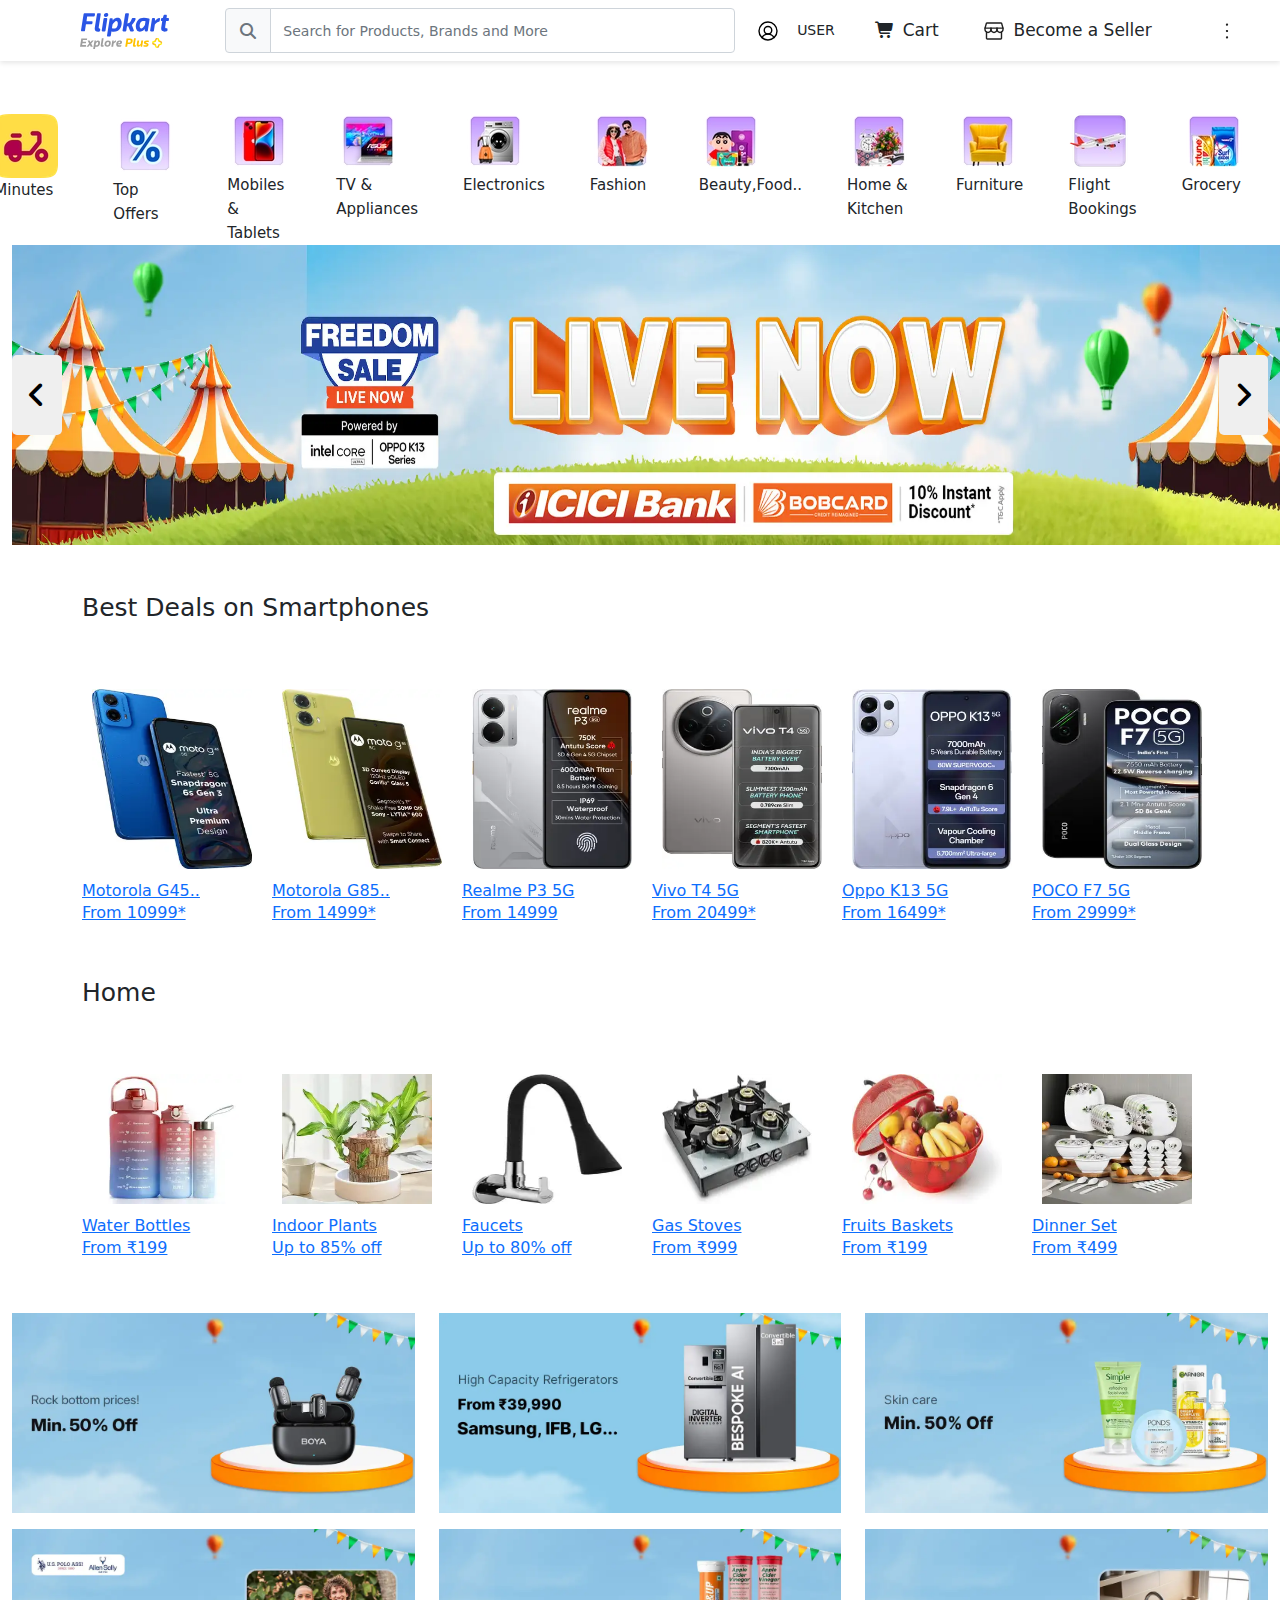
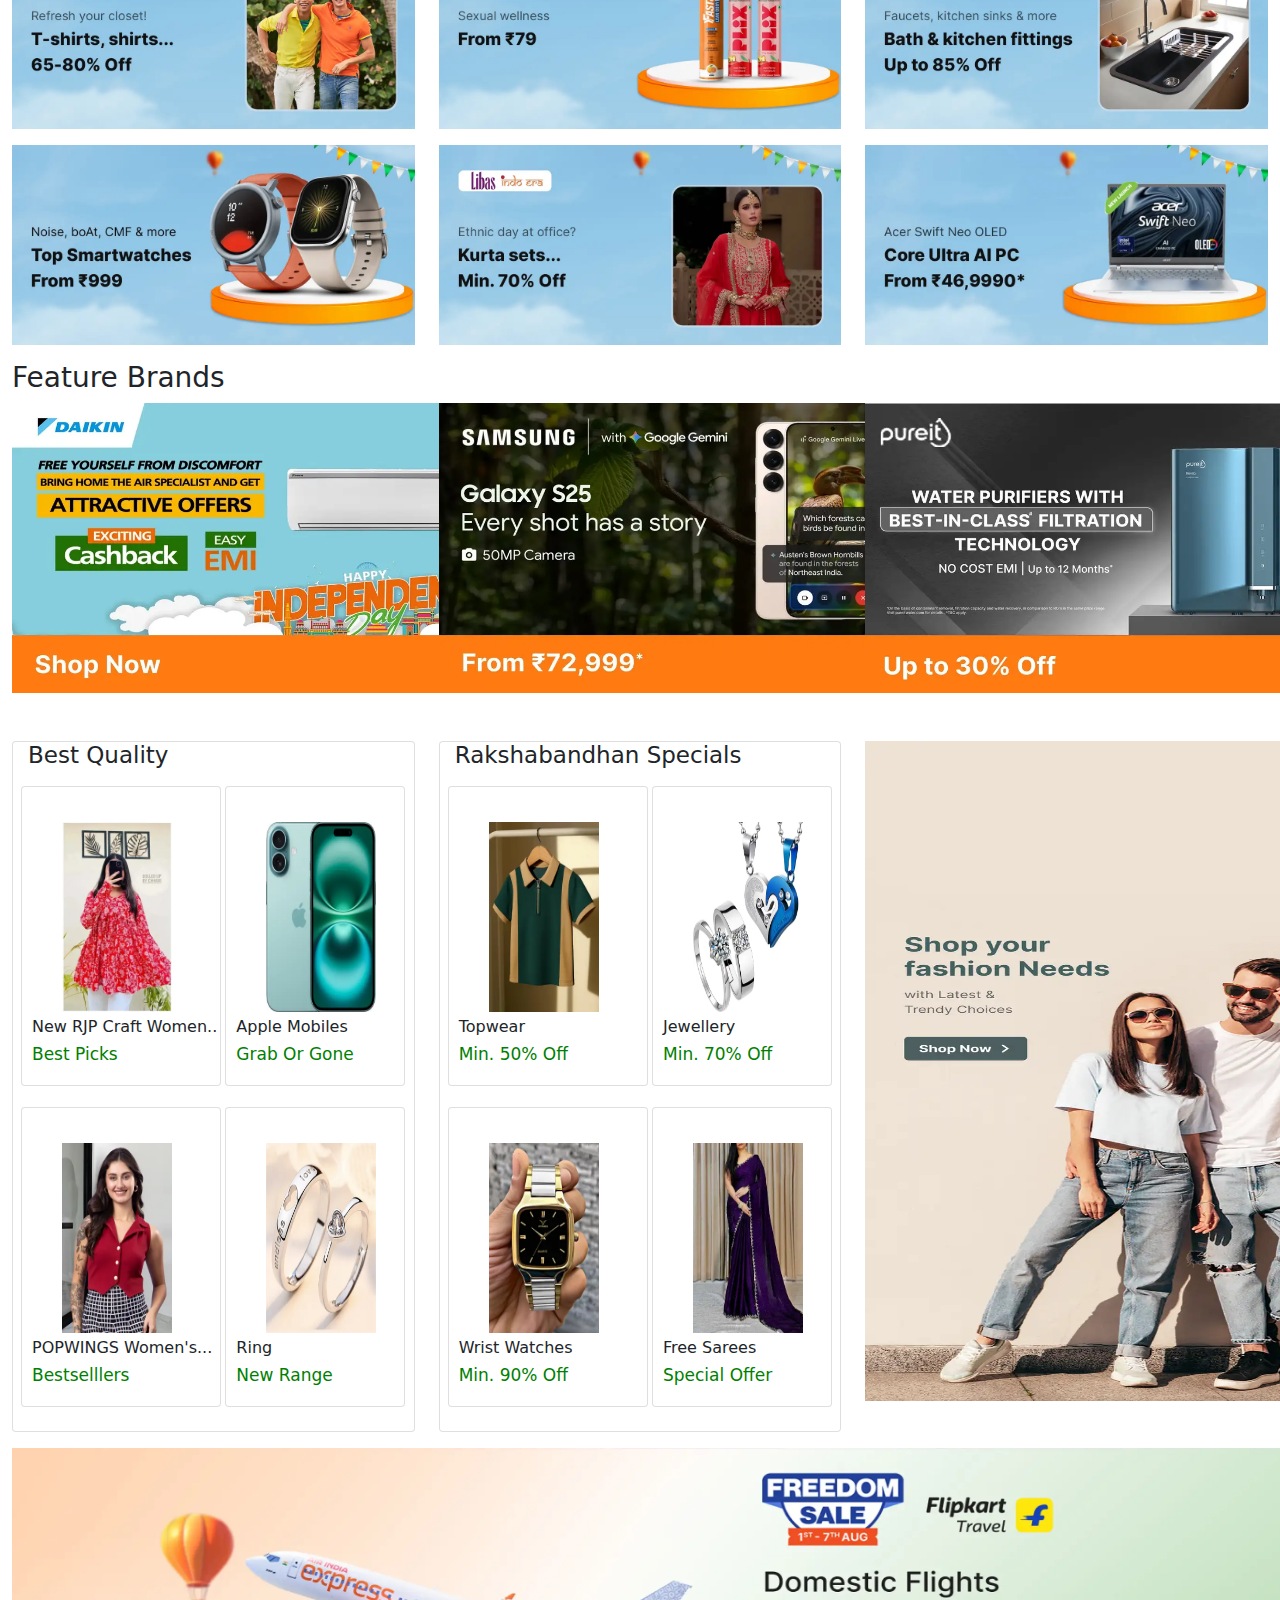
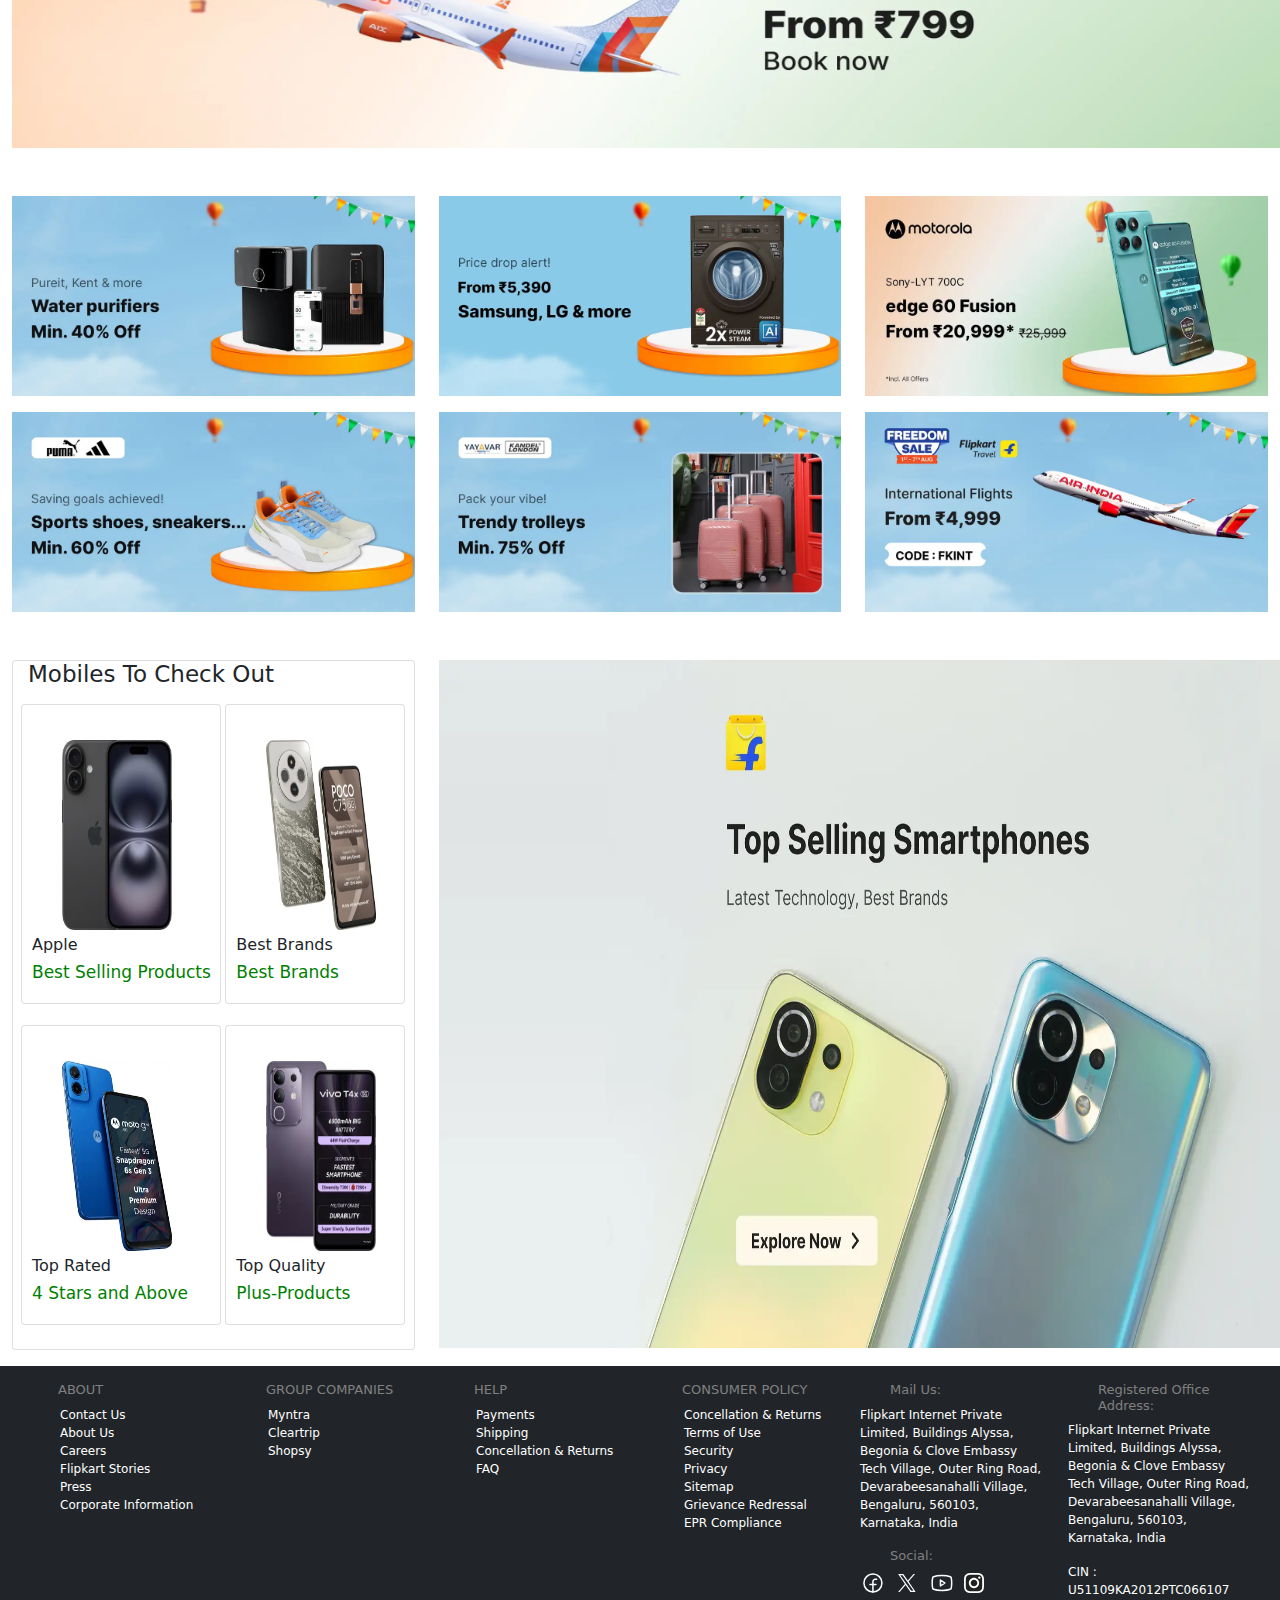
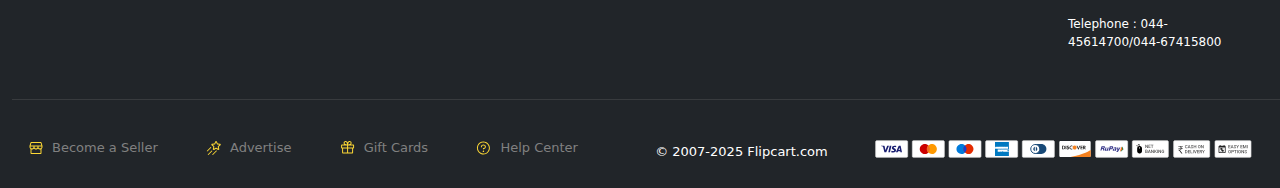
<file: index.html>
<!DOCTYPE html>
<html lang="en">

<head>
    <meta charset="UTF-8">
    <meta name="viewport" content="width=device-width, initial-scale=1.0">
    <link rel="icon" href="./images/logo_lite-cbb357.png">
    <title>Online Shopping Site for Mobiles, Electronics, Furniture, Grocery, Lifestyle, Books & More. Best Offers!
    </title>
    <link rel="stylesheet" href="./css/all.min.css" type="text/css">
    <link rel="stylesheet" href="./css/bootstrap.min.css" type="text/css">
    <link rel="stylesheet" href="./css/style.css" type="text/css">
</head>

<body>
    <!-- header section start  -->
    <header style="background-color: #fff; box-shadow: 0 2px 5px rgba(0,0,0,0.1);">
        <div class="container-fluid py-2">
            <div class="row align-items-center">
                <div class="col-md-2 d-flex align-items-center">
                    <img src="./images/fkheaderlogo_exploreplus-44005d.svg" alt="Flipkart Logo" class="img-fluid">
                </div>
                <div class="col-md-5">
                    <div class="input-group flex-nowrap">
                        <span class="input-group-text bg-light" id="addon-wrapping">
                            <i class="fa-solid fa-magnifying-glass text-secondary"></i>
                        </span>
                        <input type="text" class="form-control" id="search"
                            placeholder="Search for Products, Brands and More" aria-label="Search"
                            aria-describedby="addon-wrapping" style="height: 45px; font-size: 14px;">
                    </div>
                </div>
                <div class="col-md-1 d-flex justify-content-center align-items-center">
                    <img src="./images/profile-52e0dc.svg" alt="Profile" class="me-2">
                    <button class="btn btn-sm" style="background: transparent;">USER</button>
                </div>
                <div class="col-md-1 d-flex justify-content-center align-items-center">
                    <i class="fa-solid fa-cart-shopping me-2"></i>
                    <h6 class="mb-0" style="font-size: 17px;">Cart</h6>
                </div>
                <div class="col-md-2 d-flex justify-content-center align-items-center">
                    <img src="./images/Store-9eeae2.svg" alt="Store" class="me-2">
                    <h6 class="mb-0" style="font-size: 17px;">Become a Seller</h6>
                </div>
                <div class="col-md-1 d-flex justify-content-center align-items-center">
                    <img src="./images/header_3verticalDots-ea7819.svg" alt="More Menu">
                </div>

            </div>
        </div>
    </header>
    <!-- header section end  -->

    <main>
        <!-- images section start  -->
        <section class="images">
            <div class="container">
                <div class="row mt-5">
                    <div class="col-md-12 d-flex justify-content-center">
                        <div style="margin-right: 45px; padding: 5px;">
                            <img class="minute" src="./images/a22a213ca6221b65.webp" alt="">
                            <span style="font-size: 15px;">Minutes</span>
                        </div>
                        <div style="margin-right: 45px; padding: 5px;">
                            <img src="./images/75ac28a1e9192898.webp" alt="">
                            <span style="font-size: 15px;">Top Offers</span>
                        </div>
                        <div style="margin-right: 45px;">
                            <img src="./images/cd6aca4f61e8ea95.webp" alt="">
                            <span style="font-size: 15px;">Mobiles & Tablets</span>
                        </div>
                        <div style="margin-right: 45px;">
                            <img src="./images/4d6b13d5a0e0724a.webp" alt="">
                            <span style="font-size: 15px;">TV & Appliances</span>
                        </div>
                        <div style="margin-right: 45px;">
                            <img src="./images/9c64dfa667885ca9.webp" alt="">
                            <span style="font-size: 15px;">Electronics</span>
                        </div>
                        <div style="margin-right: 45px;">
                            <img src="./images/ec2982e5564fe07c.webp" alt="">
                            <span style="font-size: 15px;">Fashion</span>
                        </div>
                        <div style="margin-right: 45px;">
                            <img src="./images/8aa98ff80927c17b.webp" alt="">
                            <span style="font-size: 15px;">Beauty,Food..</span>
                        </div>
                        <div style="margin-right: 45px;">
                            <img src="./images/febcb9896245caf4.webp" alt="">
                            <span style="font-size: 15px;">Home & Kitchen</span>
                        </div>
                        <div style="margin-right: 45px;">
                            <img src="./images/cddd92e134ba3ea9.webp" alt="">
                            <span style="font-size: 15px;">Furniture</span>
                        </div>
                        <div style="margin-right: 45px;">
                            <img src="./images/d9eea6cd0e7b68bb.webp" alt="">
                            <span style="font-size: 15px;">Flight Bookings</span>
                        </div>
                        <div style="margin-right: 45px;">
                            <img src="./images/2ebb95ec20eae8f1.webp" alt="">
                            <span style="font-size: 15px;">Grocery</span>
                        </div>
                    </div>
                </div>
            </div>
        </section>
        <!-- images section end  -->

        <!-- slider section start  -->
        <section class="slider">
            <div class="container-fluid">
                <div class="slider h-75">
                    <div class="slide-item active">
                        <img src="./images/f2ffab1767893241.webp" alt="">
                    </div>
                    <div class="slide-item">
                        <img src="./images/eca45759083a8683.webp" alt="">
                    </div>
                    <div class="slide-item">
                        <img src="./images/06418e5fbc0a84a5.webp" alt="">
                    </div>
                    <div class="slide-item">
                        <img src="./images/41aab302859706e1.webp" alt="">
                    </div>
                    <div class="slide-item">
                        <img src="./images/c9c7b904fae51a5a.webp" alt="">
                    </div>
                    <div class="slide-item">
                        <img src="./images/aebcb225a4b8d127.webp" alt="">
                    </div>
                    <div class="slide-item">
                        <img src="./images/071afefede1e9da9.webp" alt="">
                    </div>
                    <button class="prev" id="prev" onclick="prevSlide()">
                        <i class="fa-solid fa-angle-left"></i>
                    </button>
                    <button class="next" id="next" onclick="nextSlide()">
                        <i class="fa-solid fa-angle-right"></i>
                    </button>
                </div>
            </div>
        </section>
        <!-- slider section end  -->

        <!-- smartphone section start  -->
        <section class="smartphone">
            <div class="container">
                <div class="row mt-5">
                    <div class="col-md-12">
                        <h3 style="font-size: 25px;">Best Deals on Smartphones</h3>
                    </div>
                </div>

                <div class="row mt-5">
                    <div class="col-md-2">
                        <div class="phone-img">
                            <a href="phone-detail.html">
                                <img id="detail-image" src="./images/-original-imah3xk892aj9gck.webp" alt="">
                                <span id="detail-name" style="text-align: center;">Motorola G45..</span>
                                <h6 id="detail-price">From 10999*</h6>
                            </a>
                        </div>
                    </div>
                    <div class="col-md-2">
                        <div class="phone-img">
                            <a href="phone-detail.html">
                                <img class="detail-image" src="./images/-original-imah2fjd7wfd9ksh.webp" alt="">
                                <span class="detail-name" style="text-align: center;">Motorola G85..</span>
                                <h6 class="detail-price">From 14999*</h6>
                            </a>
                        </div>
                    </div>
                    <div class="col-md-2">
                        <div class="phone-img">
                            <a href="phone-detail.html">
                                <img class="detail-image" src="./images/-original-imahaff2rbuykhcw.webp" alt="">
                                <span class="detail-name" style="text-align: center;">Realme P3 5G</span>
                                <h6 class="detail-price">From 14999</h6>
                            </a>
                        </div>
                    </div>
                    <div class="col-md-2">
                        <div class="phone-img">
                            <a href="phone-detail.html">
                                <img class="detail-image" src="./images/-original-imahbgpzbumfzkbh.webp" alt="">
                                <span class="detail-name" style="text-align: center;">Vivo T4 5G</span>
                                <h6 class="detail-price">From 20499*</h6>
                            </a>
                        </div>
                    </div>
                    <div class="col-md-2">
                        <div class="phone-img">
                            <a href="phone-detail.html">
                                <img class="detail-image" src="./images/-original-imahbfd4zqn9zazz.webp" alt="">
                                <span class="detail-name" style="text-align: center;">Oppo K13 5G</span>
                                <h6 class="detail-price">From 16499*</h6>
                            </a>
                        </div>
                    </div>
                    <div class="col-md-2">
                        <div class="phone-img">
                            <a href="phone-detail.html">
                                <img src="./images/-original-imahdpu7wqfgfryp.webp" alt="">
                                <span style="text-align: center;">POCO F7 5G</span>
                                <h6>From 29999*</h6>
                            </a>
                        </div>
                    </div>
                </div>
            </div>
        </section>
        <!-- smartphone section end  -->

        <!-- home section start  -->
        <section class="home">
            <div class="container">
                <div class="row mt-5">
                    <div class="col-md-12">
                        <h3 style="font-size: 25px;">Home</h3>
                    </div>
                </div>

                <div class="row mt-5">
                    <div class="col-md-2">
                        <div class="home-img">
                            <a href="home-product-detail.html">
                                <img src="./images/2000-leakproof-unbreabale-bpa-free-travel-gym-big-water-bottle-original-imagvy3zeybfrnse.webp"
                                    alt="">
                                <span style="text-align: center;">Water Bottles</span>
                                <h6>From ₹199</h6>
                            </a>
                        </div>
                    </div>
                    <div class="col-md-2">
                        <div class="home-img">
                            <a href="home-product-detail.html">
                                <img src="./images/perennial-yes-yes-platone-18-pack-of-1-brazilian-lucky-bamboo-original-imah52tnjpghjwpr.webp"
                                    alt="">
                                <span style="text-align: center;">Indoor Plants</span>
                                <h6>Up to 85% off</h6>
                            </a>
                        </div>
                    </div>
                    <div class="col-md-2">
                        <div class="home-img">
                            <a href="home-product-detail.html">
                                <img src="./images/wall-mount-installation-type-smartbuy-fusion-flexible-sink-original-imagzkajdnunnxrc.webp"
                                    alt="">
                                <span style="text-align: center;">Faucets</span>
                                <h6>Up to 80% off</h6>
                            </a>
                        </div>
                    </div>
                    <div class="col-md-2">
                        <div class="home-img">
                            <a href="home-product-detail.html">
                                <img src="./images/4-13-40380-prestige-64-original-imagbgc53mdrdbys.webp" alt="">
                                <span style="text-align: center;">Gas Stoves</span>
                                <h6>From ₹999</h6>
                            </a>
                        </div>
                    </div>
                    <div class="col-md-2">
                        <div class="home-img">
                            <a href="home-product-detail.html">
                                <img src="./images/fruits-basket-for-kitchen-glossishine-original-imahy9g9rzfdra9a.webp"
                                    alt="">
                                <span style="text-align: center;">Fruits Baskets</span>
                                <h6>From ₹199</h6>
                            </a>
                        </div>
                    </div>
                    <div class="col-md-2">
                        <div class="home-img">
                            <a href="home-product-detail.html">
                                <img src="./images/no-40-emerald-bloom-melamine-dinner-set-dishwasher-safe-stain-original-imagweh894qnhjgx.webp"
                                    alt="">
                                <span style="text-align: center;">Dinner Set</span>
                                <h6>From ₹499</h6>
                            </a>
                        </div>
                    </div>
                </div>
            </div>
        </section>
        <!-- home section end  -->

        <!-- card section start  -->
        <section>
            <div class="container-fluid">
                <div class="row mt-5 d-flex">
                    <div class="col-md-4">
                        <div class="card-img">
                            <img src="./images/66ac69cfd9aa58c4.webp" alt="">
                        </div>
                    </div>
                    <div class="col-md-4">
                        <div class="card-img">
                            <img src="images/82e576bc798ccb37.webp" alt="">
                        </div>
                    </div>
                    <div class="col-md-4">
                        <div class="card-img">
                            <img src="images/8666b744ab501a32.webp" alt="">
                        </div>
                    </div>
                </div>

                <div class="row mt-3 d-flex">
                    <div class="col-md-4">
                        <div class="card-img">
                            <img src="./images/04688237bd317bd1.webp" alt="">
                        </div>
                    </div>
                    <div class="col-md-4">
                        <div class="card-img">
                            <img src="./images/b9ebd15a7ef5ae15.webp" alt="">
                        </div>
                    </div>
                    <div class="col-md-4">
                        <div class="card-img">
                            <img src="./images/b4562193d4d123e4.webp" alt="">
                        </div>
                    </div>
                </div>

                <div class="row mt-3 d-flex">
                    <div class="col-md-4">
                        <div class="card-img">
                            <img src="./images/d4d13a167728ad9a.webp" alt="">
                        </div>
                    </div>
                    <div class="col-md-4">
                        <div class="card-img">
                            <img src="./images/da93ed258c4b1f1b.webp" alt="">
                        </div>
                    </div>
                    <div class="col-md-4">
                        <div class="card-img">
                            <img src="./images/f6e310db723e9fb0.webp" alt="">
                        </div>
                    </div>
                </div>
            </div>
        </section>
        <!-- card section end  -->

        <!-- feature section start  -->
        <section class="feature">
            <div class="container-fluid">
                <div class="row mt-3">
                    <h3>Feature Brands</h3>
                    <div class="col-md-4">
                        <div class="feature-img">
                            <img src="./images/6f064787f5c548e6.webp" alt="">
                        </div>
                    </div>
                    <div class="col-md-4">
                        <div class="feature-img">
                            <img src="./images/eeac490247929856.webp" alt="">
                        </div>
                    </div>
                    <div class="col-md-4">
                        <div class="feature-img">
                            <img src="./images/2b78ec6ae249f314.webp" alt="">
                        </div>
                    </div>
                </div>
            </div>
        </section>
        <!-- feature section end  -->

        <!-- product section start  -->
        <section class="product">
            <div class="container-fluid">
                <div class="row mt-5">
                    <div class="col-md-4">
                        <div class="card">
                            <h3 style="margin-left: 15px; font-size: 23px;">Best Quality</h3>
                            <div class="row p-2">
                                <div class="col-md-6 mb-3">
                                    <div class="card" style="width: 200px; height: 300px;">
                                        <img src="./images/s-5026-new-rjp-craft-original-imahedgcqzhn8uah.webp" alt="">
                                        <h4>New RJP Craft Women..</h4>
                                        <h5>Best Picks</h5>
                                    </div>
                                </div>
                                <div class="col-md-6 mb-3">
                                    <div class="card" style="width: 180px; height: 300px;">
                                        <img src="./images/-original-imah4jyfyrpxfhtk.webp" alt="">
                                        <h4>Apple Mobiles</h4>
                                        <h5>Grab Or Gone</h5>
                                    </div>
                                </div>
                                <div class="col-md-6 mb-3">
                                    <div class="card" style="width: 200px; height: 300px; margin-top: 5px;">
                                        <img src="./images/xxl-pp-popt07771-popwings-original-imah5gaq8tfv3emq.webp"
                                            alt="">
                                        <h4>POPWINGS Women's...</h4>
                                        <h5>Bestselllers</h5>
                                    </div>
                                </div>
                                <div class="col-md-6 mb-3">
                                    <div class="card" style="width: 180px; height: 300px; margin-top: 5px;">
                                        <img src="./images/adjustable-2-srn-018-ring-set-devora-original-imagg32389dwbaff.webp"
                                            alt="">
                                        <h4>Ring</h4>
                                        <h5>New Range</h5>
                                    </div>
                                </div>
                            </div>
                        </div>
                    </div>
                    <div class="col-md-4">
                        <div class="card">
                            <h3 style="margin-left: 15px; font-size: 23px;">Rakshabandhan Specials</h3>
                            <div class="row p-2">
                                <div class="col-md-6 mb-3">
                                    <div class="card" style="width: 200px; height: 300px;">
                                        <img src="./images/l-64518810-try-this-original-imahcywfbnhcqrxg.webp" alt="">
                                        <h4>Topwear</h4>
                                        <h5>Min. 50% Off</h5>
                                    </div>
                                </div>
                                <div class="col-md-6 mb-3">
                                    <div class="card" style="width: 180px; height: 300px;">
                                        <img src="./images/-original-imahyjfbuk8x5wuv.webp" alt="">
                                        <h4>Jewellery</h4>
                                        <h5>Min. 70% Off</h5>
                                    </div>
                                </div>
                                <div class="col-md-6 mb-3">
                                    <div class="card" style="width: 200px; height: 300px; margin-top: 5px;">
                                        <img src="./images/fn-1850-fnb-men-original-imah3hzymfhyh5hw.webp" alt="">
                                        <h4>Wrist Watches</h4>
                                        <h5>Min. 90% Off</h5>
                                    </div>
                                </div>
                                <div class="col-md-6 mb-3">
                                    <div class="card" style="width: 180px; height: 300px; margin-top: 5px;">
                                        <img src="./images/free-rangoli-jagrul-jm-unstitched-original-imahczff7bmzpubk.webp"
                                            alt="">
                                        <h4>Free Sarees</h4>
                                        <h5>Special Offer</h5>
                                    </div>
                                </div>
                            </div>
                        </div>
                    </div>
                    <div class="col-md-4">
                        <img src="./images/6c3c5fe2-c236-4fa2-8d97-595e1e01da01.webp" width="490px
                        " height="660px" alt="">
                    </div>
                </div>
            </div>
        </section>
        <!-- product section end  -->

        <!-- img section start  -->
        <section class="img">
            <div class="container-fluid">
                <div class="row mt-3">
                    <div class="col-md-12">
                        <div class="img">
                            <img src="./images/071afefede1e9da9.webp" alt="">
                        </div>
                    </div>
                </div>
            </div>
        </section>
        <!-- img section end  -->

        <!-- card section start  -->
        <section>
            <div class="container-fluid">
                <div class="row mt-5 d-flex">
                    <div class="col-md-4">
                        <div class="card-img">
                            <img src="./images/ef41cb1f4bb59209.webp" alt="">
                        </div>
                    </div>
                    <div class="col-md-4">
                        <div class="card-img">
                            <img src="./images/22b2a956f2c35cc3.webp" alt="">
                        </div>
                    </div>
                    <div class="col-md-4">
                        <div class="card-img">
                            <img src="./images/4c038d9b7dab6d4a.webp" alt="">
                        </div>
                    </div>
                </div>

                <div class="row mt-3 d-flex">
                    <div class="col-md-4">
                        <div class="card-img">
                            <img src="./images/a2177918087bbdc3.webp" alt="">
                        </div>
                    </div>
                    <div class="col-md-4">
                        <div class="card-img">
                            <img src="./images/80d6cda171a23d09.webp" alt="">
                        </div>
                    </div>
                    <div class="col-md-4">
                        <div class="card-img">
                            <img src="./images/955e990a5fdb3b06.webp" alt="">
                        </div>
                    </div>
                </div>
            </div>
        </section>
        <!-- card section end  -->

        <!-- product section start  -->
        <section class="product">
            <div class="container-fluid">
                <div class="row mt-5">
                    <div class="col-md-4">
                        <div class="card">
                            <h3 style="margin-left: 15px; font-size: 23px;">Mobiles To Check Out</h3>
                            <div class="row p-2">
                                <div class="col-md-6 mb-3">
                                    <div class="card" style="width: 200px; height: 300px;">
                                        <img src="./images/-original-imah4jyfwr3bfjbg.webp" alt="">
                                        <h4>Apple</h4>
                                        <h5>Best Selling Products</h5>
                                    </div>
                                </div>
                                <div class="col-md-6 mb-3">
                                    <div class="card" style="width: 180px; height: 300px;">
                                        <img src="./images/-original-imahbr2czzcrgfx7.webp" alt="">
                                        <h4>Best Brands</h4>
                                        <h5>Best Brands</h5>
                                    </div>
                                </div>
                                <div class="col-md-6 mb-3">
                                    <div class="card" style="width: 200px; height: 300px; margin-top: 5px;">
                                        <img src="./images/-original-imah3xk892aj9gck.webp" alt="">
                                        <h4>Top Rated</h4>
                                        <h5>4 Stars and Above</h5>
                                    </div>
                                </div>
                                <div class="col-md-6 mb-3">
                                    <div class="card" style="width: 180px; height: 300px; margin-top: 5px;">
                                        <img src="./images/-original-imahavdv28z4nrkn.webp" alt="">
                                        <h4>Top Quality</h4>
                                        <h5>Plus-Products</h5>
                                    </div>
                                </div>
                            </div>
                        </div>
                    </div>
                    <div class="col-md-4">
                        <div class="product-img">
                            <img src="./images/ed27f892-1bc6-462f-805b-953f5add4f6a.webp" width="990px" height="688px"
                                alt="">
                        </div>
                    </div>
                </div>
            </div>
        </section>
        <!-- product section end  -->
    </main>

    <!-- footer section start  -->
    <footer>
        <div class="container-fluid bg-dark">
            <div class="row mt-3 p-3">
                <div class="col-md-2">
                    <div>
                        <h5>ABOUT</h5>
                        <ul class="ms-0">
                            <li>Contact Us</li>
                            <li>About Us</li>
                            <li>Careers</li>
                            <li>Flipkart Stories</li>
                            <li>Press</li>
                            <li>Corporate Information</li>
                        </ul>
                    </div>
                </div>
                <div class="col-md-2">
                    <div>
                        <h5>GROUP COMPANIES</h5>
                        <ul>
                            <li>Myntra</li>
                            <li>Cleartrip</li>
                            <li>Shopsy</li>
                        </ul>
                    </div>
                </div>
                <div class="col-md-2">
                    <div>
                        <h5>HELP</h5>
                        <ul>
                            <li>Payments</li>
                            <li>Shipping</li>
                            <li>Concellation & Returns</li>
                            <li>FAQ</li>
                        </ul>
                    </div>
                </div>
                <div class="col-md-2">
                    <div>
                        <h5>CONSUMER POLICY</h5>
                        <ul>
                            <li>Concellation & Returns</li>
                            <li>Terms of Use</li>
                            <li>Security</li>
                            <li>Privacy</li>
                            <li>Sitemap</li>
                            <li>Grievance Redressal</li>
                            <li>EPR Compliance</li>
                        </ul>
                    </div>
                </div>
                <div class="col-md-2">
                    <div>
                        <h5>Mail Us:</h5>
                        <p>Flipkart Internet Private Limited, Buildings Alyssa, Begonia & Clove Embassy Tech Village,
                            Outer Ring Road, Devarabeesanahalli Village, Bengaluru, 560103, Karnataka, India</p>
                    </div>
                    <div>
                        <h5>Social:</h5>
                        <div class="d-flex">
                            <img src="./images/download.svg" alt="" style="margin-right: 10px;">
                            <img src="./images/download (1).svg" alt="" style="margin-right: 10px;">
                            <img src="./images/YoutubeLogo-8425c4.svg" alt="" style="margin-right: 10px;">
                            <img src="./images/InstagramLogo-43f906.svg" width="20px" alt=""
                                style="margin-right: 10px;">
                        </div>
                    </div>
                </div>
                <div class="col-md-2">
                    <div>
                        <h5>Registered Office Address:</h5>
                        <p>Flipkart Internet Private Limited, Buildings Alyssa, Begonia & Clove Embassy Tech Village,
                            Outer Ring Road, Devarabeesanahalli Village, Bengaluru, 560103, Karnataka, India</p>
                        <p> CIN : U51109KA2012PTC066107</p>
                        <p>Telephone : 044-45614700/044-67415800</p>
                    </div>
                </div>
            </div>
            <hr style="color: gray; width: 1500px;">
            <div class="row p-3">
                <div class="col-md-12">
                    <div class="d-flex justify-content-between flex-wrap align-items-center">
                        <div class="d-flex align-items-center mb-2">
                            <img src="./images/sell-image-9de8ef (1).svg" alt="">
                            <h5 class="ms-2 mt-2">Become a Seller</h5>
                        </div>

                        <div class="d-flex align-items-center mb-2">
                            <img src="./images/advertise-image-866c0b.svg" alt="">
                            <h5 class="ms-2 mt-2">Advertise</h5>
                        </div>

                        <div class="d-flex align-items-center mb-2">
                            <img src="./images/gift-cards-image-d7ff24.svg" alt="">
                            <h5 class="ms-2 mt-2">Gift Cards</h5>
                        </div>

                        <div class="d-flex align-items-center mb-2">
                            <img src="./images/help-centre-image-c4ace8.svg" alt="">
                            <h5 class="ms-2 mt-2">Help Center</h5>
                        </div>

                        <h5 class="mt-2 mb-2" style="color: white;">© 2007-2025 Flipcart.com</h5>

                        <div class="mb-2">
                            <img src="./images/payment-method-c454fb.svg" alt="">
                        </div>
                    </div>
                </div>
            </div>
        </div>
    </footer>
    <!-- footer section end  -->


    <script src="./js/bootstrap.bundle.min.js" type="text/javascript"></script>
    <script src="./js/script.js" type="text/javascript"></script>

</body>

</html>
</file>
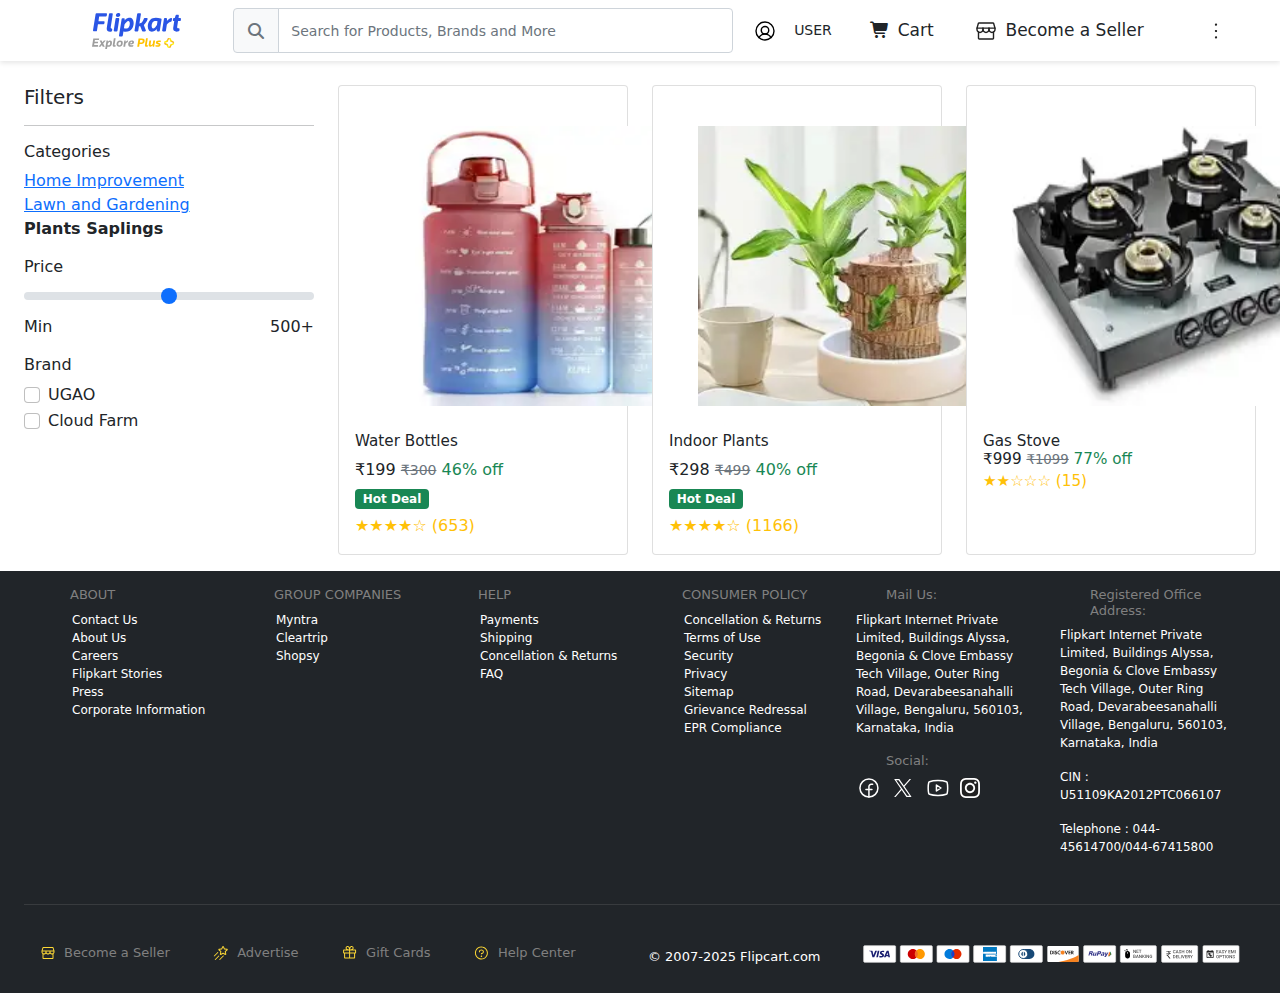
<file: home-product-detail.html>
<!DOCTYPE html>
<html lang="en">

<head>
    <meta charset="UTF-8">
    <meta name="viewport" content="width=device-width, initial-scale=1">
    <title>Indoor Plants</title>
    <link href="https://cdn.jsdelivr.net/npm/bootstrap@5.3.3/dist/css/bootstrap.min.css" rel="stylesheet">
    <link rel="stylesheet" href="./css/all.min.css">
    <link rel="stylesheet" href="./css/bootstrap.min.css">
    <link rel="stylesheet" href="./css/style.css">
    <style>
        .card-title {
            font-size: 0.95rem;
        }

        .card img {
            height: 300px;
            width: 360px;
            padding: 10px;
        }
    </style>
</head>

<body>
    <header style="background-color: #fff; box-shadow: 0 2px 5px rgba(0,0,0,0.1);">
        <div class="container-fluid py-2">
            <div class="row align-items-center">
                <div class="col-md-2 d-flex align-items-center">
                    <img src="./images/fkheaderlogo_exploreplus-44005d.svg" alt="Flipkart Logo" class="img-fluid">
                </div>
                <div class="col-md-5">
                    <div class="input-group flex-nowrap">
                        <span class="input-group-text bg-light" id="addon-wrapping">
                            <i class="fa-solid fa-magnifying-glass text-secondary"></i>
                        </span>
                        <input type="text" class="form-control" id="search"
                            placeholder="Search for Products, Brands and More" aria-label="Search"
                            aria-describedby="addon-wrapping" style="height: 45px; font-size: 14px;">
                    </div>
                </div>
                <div class="col-md-1 d-flex justify-content-center align-items-center">
                    <img src="./images/profile-52e0dc.svg" alt="Profile" class="me-2">
                    <button class="btn btn-sm" style="background: transparent;">USER</button>
                </div>
                <div class="col-md-1 d-flex justify-content-center align-items-center">
                    <i class="fa-solid fa-cart-shopping me-2"></i>
                    <h6 class="mb-0" style="font-size: 17px;">Cart</h6>
                </div>
                <div class="col-md-2 d-flex justify-content-center align-items-center">
                    <img src="./images/Store-9eeae2.svg" alt="Store" class="me-2">
                    <h6 class="mb-0" style="font-size: 17px;">Become a Seller</h6>
                </div>
                <div class="col-md-1 d-flex justify-content-center align-items-center">
                    <img src="./images/header_3verticalDots-ea7819.svg" alt="More Menu">
                </div>

            </div>
        </div>
    </header>

    <div class="container-fluid mt-4">
        <div class="row">
            <div class="col-md-3">
                <h5>Filters</h5>
                <hr>
                <h6>Categories</h6>
                <ul class="list-unstyled">
                    <li><a href="#">Home Improvement</a></li>
                    <li><a href="#">Lawn and Gardening</a></li>
                    <li><strong>Plants Saplings</strong></li>
                </ul>

                <h6>Price</h6>
                <input type="range" class="form-range" min="0" max="500" step="10">
                <div class="d-flex justify-content-between">
                    <span>Min</span>
                    <span>500+</span>
                </div>

                <h6 class="mt-3">Brand</h6>
                <div class="form-check">
                    <input class="form-check-input" type="checkbox" id="brand1">
                    <label class="form-check-label" for="brand1">UGAO</label>
                </div>
                <div class="form-check">
                    <input class="form-check-input" type="checkbox" id="brand2">
                    <label class="form-check-label" for="brand2">Cloud Farm</label>
                </div>
            </div>

            <div class="col-md-9">
                <div class="row row-cols-1 row-cols-md-3 g-4">

                    <div class="col">
                        <div class="card h-100 product-card" data-id="water-bottles">
                            <img src="./images/2000-leakproof-unbreabale-bpa-free-travel-gym-big-water-bottle-original-imagvy3zeybfrnse.webp"
                                class="card-img-top" alt="Snake Plant">
                            <div class="card-body">
                                <h6 class="card-title">Water Bottles</h6>
                                <p class="mb-1">₹199 <small class="text-muted"><s>₹300</s></small> <span
                                        class="text-success">46% off</span></p>
                                <span class="badge bg-success">Hot Deal</span>
                                <div class="text-warning mt-1">★★★★☆ (653)</div>
                            </div>
                        </div>
                    </div>

                    <div class="col">
                        <div class="card h-100 product-card" data-id="indoor-plants">
                            <img src="./images/perennial-yes-yes-platone-18-pack-of-1-brazilian-lucky-bamboo-original-imah52tnjpghjwpr.webp"
                                class="card-img-top" alt="Bamboo Palm">
                            <div class="card-body">
                                <h6 class="card-title">Indoor Plants</h6>
                                <p class="mb-1">₹298 <small class="text-muted"><s>₹499</s></small> <span
                                        class="text-success">40% off</span></p>
                                <span class="badge bg-success">Hot Deal</span>
                                <div class="text-warning mt-1">★★★★☆ (1166)</div>
                            </div>
                        </div>
                    </div>

                    <div class="col">
                        <div class="card h-100 product-card" data-id="gas-stove">
                            <img src="./images/4-13-40380-prestige-64-original-imagbgc53mdrdbys.webp"
                                class="card-img-top" alt="Anthurium">
                            <div class="card-body">
                                <h6 class="card-title">Gas Stove
                                    <p class="mb-1">₹999 <small class="text-muted"><s>₹1099</s></small> <span
                                            class="text-success">77% off</span></p>
                                    <div class="text-warning mt-1">★★☆☆☆ (15)</div>
                            </div>
                        </div>
                    </div>
                </div>
            </div>
        </div>
    </div>

    <footer>
        <div class="container-fluid bg-dark">
            <div class="row mt-3 p-3">
                <div class="col-md-2">
                    <div>
                        <h5>ABOUT</h5>
                        <ul class="ms-0">
                            <li>Contact Us</li>
                            <li>About Us</li>
                            <li>Careers</li>
                            <li>Flipkart Stories</li>
                            <li>Press</li>
                            <li>Corporate Information</li>
                        </ul>
                    </div>
                </div>
                <div class="col-md-2">
                    <div>
                        <h5>GROUP COMPANIES</h5>
                        <ul>
                            <li>Myntra</li>
                            <li>Cleartrip</li>
                            <li>Shopsy</li>
                        </ul>
                    </div>
                </div>
                <div class="col-md-2">
                    <div>
                        <h5>HELP</h5>
                        <ul>
                            <li>Payments</li>
                            <li>Shipping</li>
                            <li>Concellation & Returns</li>
                            <li>FAQ</li>
                        </ul>
                    </div>
                </div>
                <div class="col-md-2">
                    <div>
                        <h5>CONSUMER POLICY</h5>
                        <ul>
                            <li>Concellation & Returns</li>
                            <li>Terms of Use</li>
                            <li>Security</li>
                            <li>Privacy</li>
                            <li>Sitemap</li>
                            <li>Grievance Redressal</li>
                            <li>EPR Compliance</li>
                        </ul>
                    </div>
                </div>
                <div class="col-md-2">
                    <div>
                        <h5>Mail Us:</h5>
                        <p>Flipkart Internet Private Limited, Buildings Alyssa, Begonia & Clove Embassy Tech Village,
                            Outer Ring Road, Devarabeesanahalli Village, Bengaluru, 560103, Karnataka, India</p>
                    </div>
                    <div>
                        <h5>Social:</h5>
                        <div class="d-flex">
                            <img src="./images/download.svg" alt="" style="margin-right: 10px;">
                            <img src="./images/download (1).svg" alt="" style="margin-right: 10px;">
                            <img src="./images/YoutubeLogo-8425c4.svg" alt="" style="margin-right: 10px;">
                            <img src="./images/InstagramLogo-43f906.svg" width="20px" alt=""
                                style="margin-right: 10px;">
                        </div>
                    </div>
                </div>
                <div class="col-md-2">
                    <div>
                        <h5>Registered Office Address:</h5>
                        <p>Flipkart Internet Private Limited, Buildings Alyssa, Begonia & Clove Embassy Tech Village,
                            Outer Ring Road, Devarabeesanahalli Village, Bengaluru, 560103, Karnataka, India</p>
                        <p> CIN : U51109KA2012PTC066107</p>
                        <p>Telephone : 044-45614700/044-67415800</p>
                    </div>
                </div>
            </div>
            <hr style="color: gray; width: 1500px;">
            <div class="row p-3">
                <div class="col-md-12">
                    <div class="d-flex justify-content-between flex-wrap align-items-center">
                        <div class="d-flex align-items-center mb-2">
                            <img src="./images/sell-image-9de8ef (1).svg" alt="">
                            <h5 class="ms-2 mt-2">Become a Seller</h5>
                        </div>

                        <div class="d-flex align-items-center mb-2">
                            <img src="./images/advertise-image-866c0b.svg" alt="">
                            <h5 class="ms-2 mt-2">Advertise</h5>
                        </div>

                        <div class="d-flex align-items-center mb-2">
                            <img src="./images/gift-cards-image-d7ff24.svg" alt="">
                            <h5 class="ms-2 mt-2">Gift Cards</h5>
                        </div>

                        <div class="d-flex align-items-center mb-2">
                            <img src="./images/help-centre-image-c4ace8.svg" alt="">
                            <h5 class="ms-2 mt-2">Help Center</h5>
                        </div>

                        <h5 class="mt-2 mb-2" style="color: white;">© 2007-2025 Flipcart.com</h5>

                        <div class="mb-2">
                            <img src="./images/payment-method-c454fb.svg" alt="">
                        </div>
                    </div>
                </div>
            </div>
        </div>
    </footer>

    <script src="https://cdn.jsdelivr.net/npm/bootstrap@5.3.3/dist/js/bootstrap.bundle.min.js"></script>
    <script src="./js/script.js"></script>
</body>

</html>
</file>
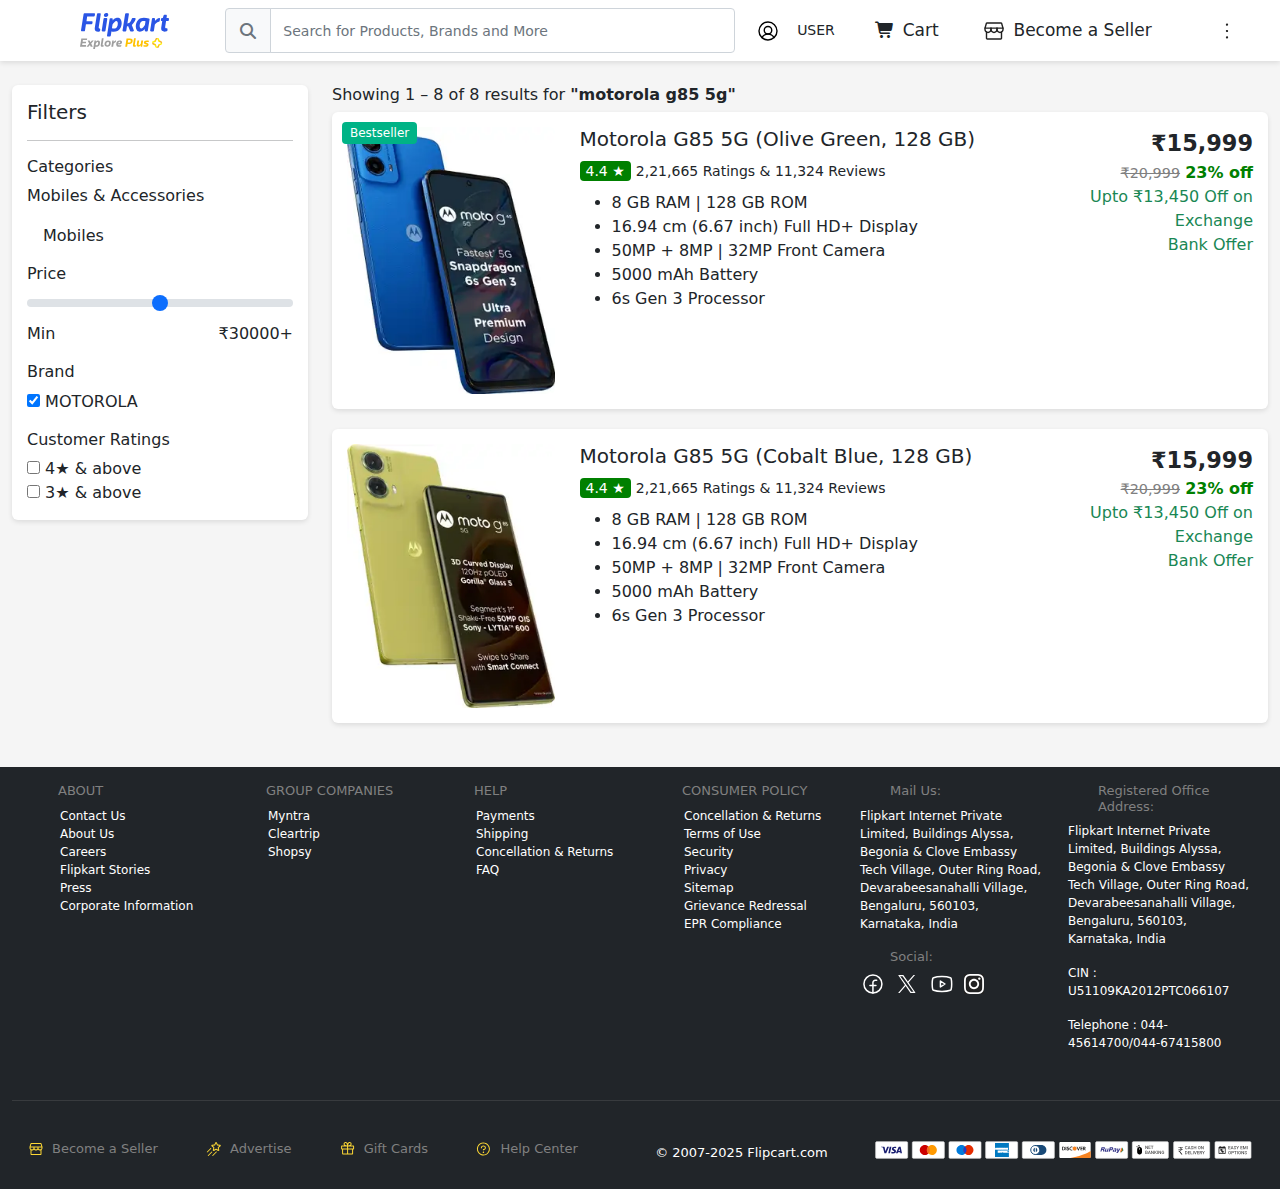
<file: phone-detail.html>
<!DOCTYPE html>
<html lang="en">

<head>
    <meta charset="UTF-8">
    <meta name="viewport" content="width=device-width, initial-scale=1.0">
    <title>Motorola G85 5G - Flipkart Style</title>
    <link rel="stylesheet" href="./css/all.min.css">
    <link href="./css/bootstrap.min.css" rel="stylesheet">
    <link rel="stylesheet" href="./css/style.css">
    <style>
        body {
            background-color: #f5f5f5;
        }

        .filter-section {
            background: white;
            padding: 15px;
            border-radius: 6px;
            box-shadow: 0 2px 5px rgba(0, 0, 0, 0.1);
        }

        .product-card {
            background: white;
            border-radius: 6px;
            padding: 15px;
            box-shadow: 0 2px 5px rgba(0, 0, 0, 0.1);
            margin-bottom: 20px;
        }

        .bestseller-badge {
            background: #00b386;
            color: white;
            padding: 2px 8px;
            font-size: 12px;
            border-radius: 4px;
            position: absolute;
            top: 10px;
            left: 10px;
        }

        .product-img {
            max-width: 100%;
            border-radius: 6px;
        }

        .price {
            font-size: 1.4rem;
            font-weight: bold;
        }

        .old-price {
            text-decoration: line-through;
            color: grey;
            font-size: 0.9rem;
        }

        .discount {
            color: green;
            font-weight: bold;
        }

        .rating {
            background: green;
            color: white;
            padding: 2px 6px;
            border-radius: 4px;
            font-size: 14px;
        }
    </style>
</head>

<body>

    <header style="background-color: #fff; box-shadow: 0 2px 5px rgba(0,0,0,0.1);">
        <div class="container-fluid py-2">
            <div class="row align-items-center">
                <div class="col-md-2 d-flex align-items-center">
                    <img src="./images/fkheaderlogo_exploreplus-44005d.svg" alt="Flipkart Logo" class="img-fluid">
                </div>
                <div class="col-md-5">
                    <div class="input-group flex-nowrap">
                        <span class="input-group-text bg-light" id="addon-wrapping">
                            <i class="fa-solid fa-magnifying-glass text-secondary"></i>
                        </span>
                        <input type="text" class="form-control" id="search"
                            placeholder="Search for Products, Brands and More" aria-label="Search"
                            aria-describedby="addon-wrapping" style="height: 45px; font-size: 14px;">
                    </div>
                </div>
                <div class="col-md-1 d-flex justify-content-center align-items-center">
                    <img src="./images/profile-52e0dc.svg" alt="Profile" class="me-2">
                    <button class="btn btn-sm" style="background: transparent;">USER</button>
                </div>
                <div class="col-md-1 d-flex justify-content-center align-items-center">
                    <i class="fa-solid fa-cart-shopping me-2"></i>
                    <h6 class="mb-0" style="font-size: 17px;">Cart</h6>
                </div>
                <div class="col-md-2 d-flex justify-content-center align-items-center">
                    <img src="./images/Store-9eeae2.svg" alt="Store" class="me-2">
                    <h6 class="mb-0" style="font-size: 17px;">Become a Seller</h6>
                </div>
                <div class="col-md-1 d-flex justify-content-center align-items-center">
                    <img src="./images/header_3verticalDots-ea7819.svg" alt="More Menu">
                </div>

            </div>
        </div>
    </header>

    <div class="container-fluid my-4">
        <div class="row">

            <!-- Filter Sidebar -->
            <div class="col-md-3">
                <div class="filter-section">
                    <h5>Filters</h5>
                    <hr>
                    <h6>Categories</h6>
                    <p>Mobiles & Accessories</p>
                    <p class="ms-3">Mobiles</p>

                    <h6>Price</h6>
                    <input type="range" class="form-range" min="1000" max="30000">
                    <div class="d-flex justify-content-between">
                        <span>Min</span>
                        <span>₹30000+</span>
                    </div>

                    <h6 class="mt-3">Brand</h6>
                    <div>
                        <input type="checkbox" checked> MOTOROLA
                    </div>

                    <h6 class="mt-3">Customer Ratings</h6>
                    <div>
                        <input type="checkbox"> 4★ & above <br>
                        <input type="checkbox"> 3★ & above
                    </div>
                </div>
            </div>

            <!-- Product Listing -->
            <div class="col-md-9">
                <h6>Showing 1 – 8 of 8 results for <strong>"motorola g85 5g"</strong></h6>

                <!-- Product 1 -->
                <div class="product-card position-relative">
                    <span class="bestseller-badge">Bestseller</span>
                    <div class="row">
                        <div class="col-md-3">
                            <img src="./images/-original-imah3xk892aj9gck.webp" alt="Olive Green" class="product-img">
                        </div>
                        <div class="col-md-6">
                            <h5>Motorola G85 5G (Olive Green, 128 GB)</h5>
                            <span class="rating">4.4 ★</span> <small>2,21,665 Ratings & 11,324 Reviews</small>
                            <ul class="mt-2">
                                <li>8 GB RAM | 128 GB ROM</li>
                                <li>16.94 cm (6.67 inch) Full HD+ Display</li>
                                <li>50MP + 8MP | 32MP Front Camera</li>
                                <li>5000 mAh Battery</li>
                                <li>6s Gen 3 Processor</li>
                            </ul>
                        </div>
                        <div class="col-md-3 text-end">
                            <div class="price">₹15,999</div>
                            <div><span class="old-price">₹20,999</span> <span class="discount">23% off</span></div>
                            <p class="text-success mb-0">Upto ₹13,450 Off on Exchange</p>
                            <p class="text-success">Bank Offer</p>
                        </div>
                    </div>
                </div>

                <!-- Product 2 -->
                <div class="product-card position-relative">
                    <div class="row">
                        <div class="col-md-3">
                            <img src="./images/-original-imah2fjd7wfd9ksh.webp" alt="Cobalt Blue" class="product-img">
                        </div>
                        <div class="col-md-6">
                            <h5>Motorola G85 5G (Cobalt Blue, 128 GB)</h5>
                            <span class="rating">4.4 ★</span> <small>2,21,665 Ratings & 11,324 Reviews</small>
                            <ul class="mt-2">
                                <li>8 GB RAM | 128 GB ROM</li>
                                <li>16.94 cm (6.67 inch) Full HD+ Display</li>
                                <li>50MP + 8MP | 32MP Front Camera</li>
                                <li>5000 mAh Battery</li>
                                <li>6s Gen 3 Processor</li>
                            </ul>
                        </div>
                        <div class="col-md-3 text-end">
                            <div class="price">₹15,999</div>
                            <div><span class="old-price">₹20,999</span> <span class="discount">23% off</span></div>
                            <p class="text-success mb-0">Upto ₹13,450 Off on Exchange</p>
                            <p class="text-success">Bank Offer</p>
                        </div>
                    </div>
                </div>

            </div>
        </div>
    </div>

    <footer>
        <div class="container-fluid bg-dark">
            <div class="row mt-3 p-3">
                <div class="col-md-2">
                    <div>
                        <h5>ABOUT</h5>
                        <ul class="ms-0">
                            <li>Contact Us</li>
                            <li>About Us</li>
                            <li>Careers</li>
                            <li>Flipkart Stories</li>
                            <li>Press</li>
                            <li>Corporate Information</li>
                        </ul>
                    </div>
                </div>
                <div class="col-md-2">
                    <div>
                        <h5>GROUP COMPANIES</h5>
                        <ul>
                            <li>Myntra</li>
                            <li>Cleartrip</li>
                            <li>Shopsy</li>
                        </ul>
                    </div>
                </div>
                <div class="col-md-2">
                    <div>
                        <h5>HELP</h5>
                        <ul>
                            <li>Payments</li>
                            <li>Shipping</li>
                            <li>Concellation & Returns</li>
                            <li>FAQ</li>
                        </ul>
                    </div>
                </div>
                <div class="col-md-2">
                    <div>
                        <h5>CONSUMER POLICY</h5>
                        <ul>
                            <li>Concellation & Returns</li>
                            <li>Terms of Use</li>
                            <li>Security</li>
                            <li>Privacy</li>
                            <li>Sitemap</li>
                            <li>Grievance Redressal</li>
                            <li>EPR Compliance</li>
                        </ul>
                    </div>
                </div>
                <div class="col-md-2">
                    <div>
                        <h5>Mail Us:</h5>
                        <p>Flipkart Internet Private Limited, Buildings Alyssa, Begonia & Clove Embassy Tech Village,
                            Outer Ring Road, Devarabeesanahalli Village, Bengaluru, 560103, Karnataka, India</p>
                    </div>
                    <div>
                        <h5>Social:</h5>
                        <div class="d-flex">
                            <img src="./images/download.svg" alt="" style="margin-right: 10px;">
                            <img src="./images/download (1).svg" alt="" style="margin-right: 10px;">
                            <img src="./images/YoutubeLogo-8425c4.svg" alt="" style="margin-right: 10px;">
                            <img src="./images/InstagramLogo-43f906.svg" width="20px" alt=""
                                style="margin-right: 10px;">
                        </div>
                    </div>
                </div>
                <div class="col-md-2">
                    <div>
                        <h5>Registered Office Address:</h5>
                        <p>Flipkart Internet Private Limited, Buildings Alyssa, Begonia & Clove Embassy Tech Village,
                            Outer Ring Road, Devarabeesanahalli Village, Bengaluru, 560103, Karnataka, India</p>
                        <p> CIN : U51109KA2012PTC066107</p>
                        <p>Telephone : 044-45614700/044-67415800</p>
                    </div>
                </div>
            </div>
            <hr style="color: gray; width: 1500px;">
            <div class="row p-3">
                <div class="col-md-12">
                    <div class="d-flex justify-content-between flex-wrap align-items-center">
                        <div class="d-flex align-items-center mb-2">
                            <img src="./images/sell-image-9de8ef (1).svg" alt="">
                            <h5 class="ms-2 mt-2">Become a Seller</h5>
                        </div>

                        <div class="d-flex align-items-center mb-2">
                            <img src="./images/advertise-image-866c0b.svg" alt="">
                            <h5 class="ms-2 mt-2">Advertise</h5>
                        </div>

                        <div class="d-flex align-items-center mb-2">
                            <img src="./images/gift-cards-image-d7ff24.svg" alt="">
                            <h5 class="ms-2 mt-2">Gift Cards</h5>
                        </div>

                        <div class="d-flex align-items-center mb-2">
                            <img src="./images/help-centre-image-c4ace8.svg" alt="">
                            <h5 class="ms-2 mt-2">Help Center</h5>
                        </div>

                        <h5 class="mt-2 mb-2" style="color: white;">© 2007-2025 Flipcart.com</h5>

                        <div class="mb-2">
                            <img src="./images/payment-method-c454fb.svg" alt="">
                        </div>
                    </div>
                </div>
            </div>
        </div>
    </footer>
</body>

</html>
</file>
<file: css/style.css>
/* slider section start  */
.slider {
    width: 100%;
    position: relative;
}

.slide-item {
    display: none;
}

.slider .h-75 {
    height: 75vh;
}

.slide-item img {
    width: 1495px;
    height: 300px;
}

.slider .prev {
    position: absolute;
    top: 50%;
    left: 0;
    transform: translateY(-50%);
    border-radius: 5px;
    font-size: 30px;
    color: black;
    border: none;
    height: 80px;
}

.slider .next {
    position: absolute;
    transform: translateY(-50%);
    top: 50%;
    right: 0;
    border-radius: 5px;
    font-size: 30px;
    color: black;
    border: none;
    height: 80px;
}

.active {
    display: block !important;
}
/* slider section end  */

/* smartphone section start  */
.phone-img img
{
    width: 180px;
    height: 200px;
    padding: 10px;
}

.phone-img img:hover{
    transform: scale(1.1);
}
/* smartphone section end  */

/* home section start  */
.home-img img
{
    width: 170px;
    height: 150px;
    padding: 10px;
}

.home-img img:hover{
    transform: scale(1.1);
}
/* home section end  */

/* card section start  */
.card-img img {
    width: 100% !important;
    height: 200px !important;
    object-fit: cover;       
    object-position: center;
    display: block;        
}

.card-img img:hover {
    box-shadow: 0 4px 15px rgba(0, 0, 0, 0.2); 
}

/* card section end  */

/* feature section start  */
.feature-img img{
    width: 490px;
    height: 290px;
}
/* feature section end  */

/* product section start  */
.card img {
    width: 120px;
    height: 200px; 
    margin-left: 35px; 
    margin-top: 30px;
    padding: 5px;
}

.card img:hover {
    scale: 1.1;
}

.card h4 {
    font-size: 16px;
    margin-left: 10px;
}

.card h5 {
    font-size: 17px;
    color: green;
    margin-left: 10px;
}
/* product section end  */

/* img section start  */

.img img {
    width: 1500px;          
    height: 300px;
}

/* img section end  */

/* footer section start  */
footer h5 {
    font-size: 13px;
    color: gray;
    margin-left: 30px;
}

footer ul {
    list-style: none;
}

footer ul li {
    color: white;
    font-size: 12px;
}

footer p {
    color: white;
    font-size: 12px;
}
/* footer section end  */
</file>
